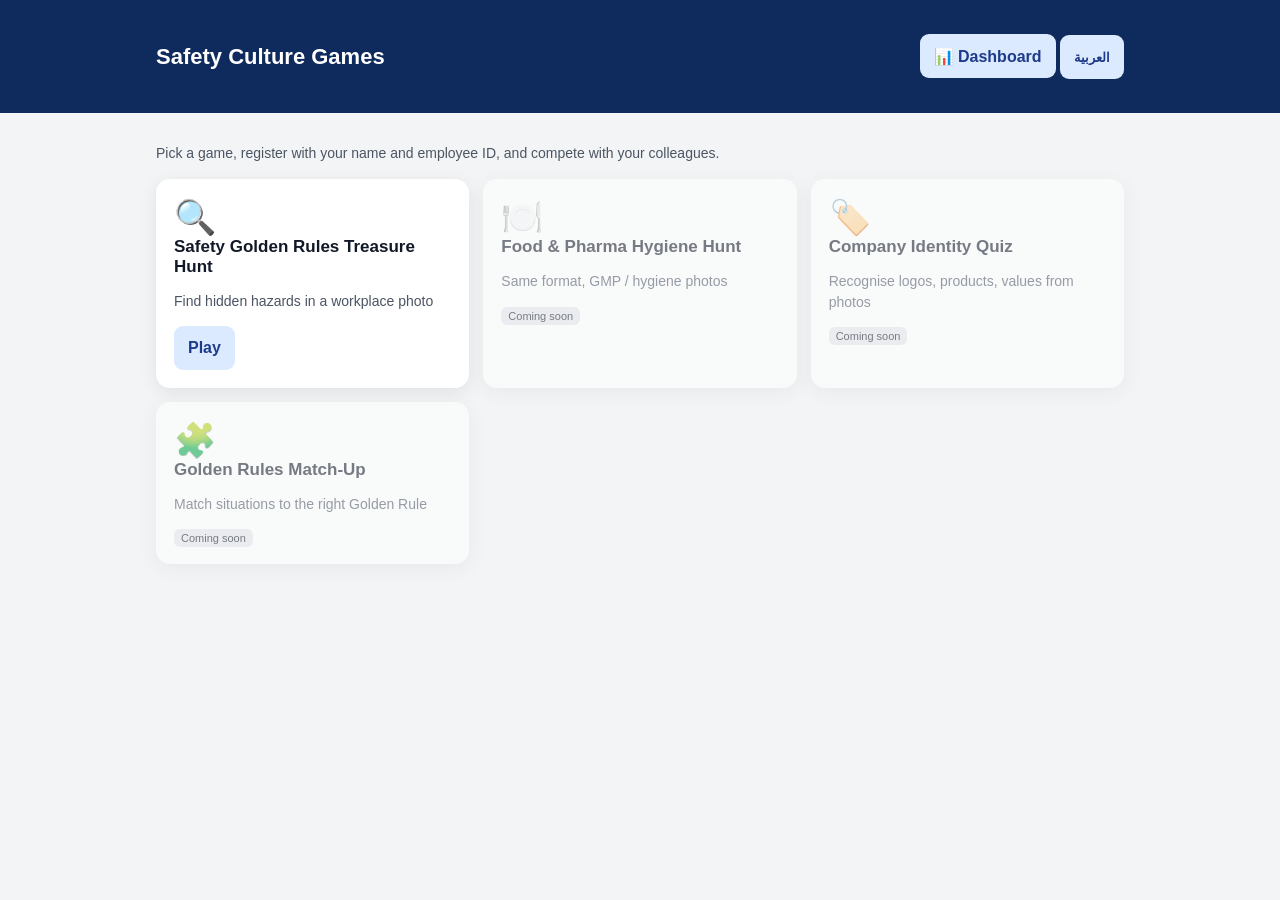
<file: index.html>
<!DOCTYPE html><html lang="en"><head><meta charset="UTF-8"><meta name="viewport" content="width=device-width,initial-scale=1"><title>Safety Culture Games</title><link rel="stylesheet" href="style.css"></head><body>
<header><div class="wrap"><h1 id="h">Safety Culture Games</h1><div><a class="btn" href="dashboard.html" id="db">📊 Dashboard</a> <button id="lg">العربية</button></div></div></header>
<div class="wrap"><p class="sub" id="intro">Pick a game, register with your name and employee ID, and compete with your colleagues.</p><div class="grid" id="g"></div></div>
<script src="config.js"></script><script src="common.js"></script><script>
let L=localStorage.getItem('lang')||'en';
function draw(){const ar=L==='ar';document.body.classList.toggle('rtl',ar);document.documentElement.lang=L;
h.textContent=ar?'ألعاب ثقافة السلامة':'Safety Culture Games';db.textContent=ar?'📊 لوحة النتائج':'📊 Dashboard';lg.textContent=ar?'English':'العربية';
intro.textContent=ar?'اختر لعبة، وسجّل باسمك ورقمك الوظيفي، وتنافس مع زملائك.':'Pick a game, register with your name and employee ID, and compete with your colleagues.';
g.innerHTML=GAMES.map(x=>`<div class="card ${x.live?'':'off'}"><div class="ic">${x.icon}</div><h2>${x[L]}</h2><p class="sub">${x[ar?'da':'de']}</p>${x.live?`<a class="btn" href="${x.file}">${ar?'العب الآن':'Play'}</a>`:`<span class="tag">${ar?'قريباً':'Coming soon'}</span>`}</div>`).join('')}
lg.onclick=()=>{L=L==='ar'?'en':'ar';localStorage.setItem('lang',L);draw()};draw();
</script></body></html>
</file>
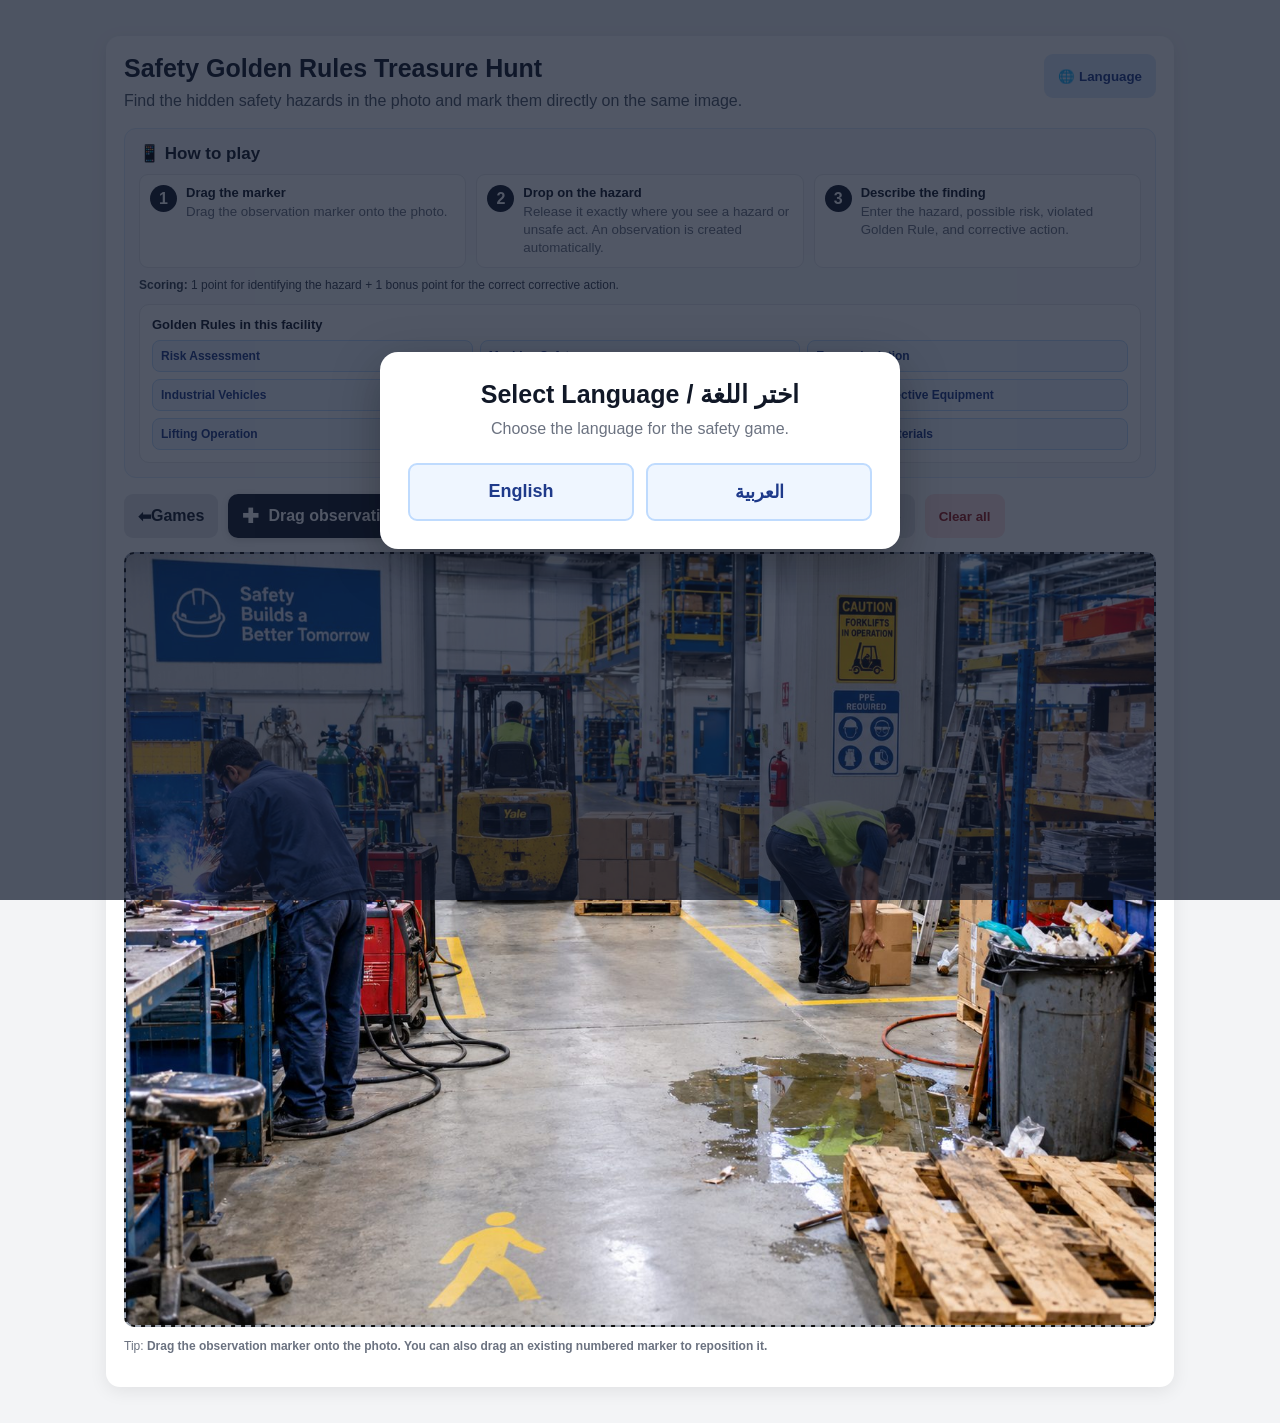
<file: hunt.html>
<!DOCTYPE html>
<html lang="en">
<head>
<meta charset="UTF-8">
<meta name="viewport" content="width=device-width, initial-scale=1.0">
<title>Safety Golden Rules Treasure Hunt</title>
<style>
  *{box-sizing:border-box}
  body{font-family:Arial,"Segoe UI",Tahoma,sans-serif;margin:0;background:#f3f4f6;color:#111827}
  body.rtl{direction:rtl}
  .wrap{max-width:1100px;margin:20px auto;padding:16px}
  .card{background:#fff;border-radius:14px;padding:18px;box-shadow:0 4px 18px rgba(0,0,0,.08)}
  .topbar{display:flex;justify-content:space-between;align-items:flex-start;gap:12px}
  h1{margin:0 0 6px;font-size:25px}.sub{color:#4b5563;margin-bottom:16px;line-height:1.45}
  body.rtl .sub,body.rtl .hint,body.rtl .scoreGuide{text-align:right}
  button{border:0;border-radius:9px;padding:10px 14px;cursor:pointer;font-weight:700;min-height:44px}
  .langBtn{background:#dbeafe;color:#1e3a8a;white-space:nowrap}
  .toolbar{display:flex;gap:10px;flex-wrap:wrap;margin-bottom:14px;align-items:center}
  .secondary{background:#e5e7eb}.danger{background:#fee2e2;color:#991b1b}
  .fileBtn{background:#e5e7eb;border-radius:9px;padding:10px 14px;cursor:pointer;font-weight:700;display:inline-flex;align-items:center;min-height:44px}
  .dropSource{display:flex;align-items:center;gap:9px;background:#111827;color:#fff;border-radius:10px;padding:10px 14px;min-height:44px;cursor:grab;font-weight:800;touch-action:none;user-select:none;box-shadow:0 2px 7px rgba(0,0,0,.16)}
  .dropSource:active{cursor:grabbing}.dragIcon{font-size:20px;line-height:1}
  .guide{background:#f8fafc;border:1px solid #dbeafe;border-radius:12px;padding:14px;margin-bottom:16px}
  .guideTitle{font-size:17px;font-weight:800;margin-bottom:10px}
  .steps{display:grid;grid-template-columns:repeat(3,1fr);gap:10px}
  .step{display:flex;gap:9px;align-items:flex-start;background:#fff;border-radius:9px;padding:10px;border:1px solid #e5e7eb}
  .step>span{display:flex;flex:none;width:27px;height:27px;border-radius:50%;align-items:center;justify-content:center;background:#111827;color:#fff;font-weight:800}
  .step b{display:block;font-size:13px}.step small{display:block;color:#6b7280;margin-top:3px;line-height:1.35}
  .scoreGuide{margin-top:10px;font-size:12px;color:#374151}
  .rulesRef{margin-top:12px;padding:12px;background:#fff;border:1px solid #e5e7eb;border-radius:10px}
  .rulesRefTitle{font-weight:800;font-size:13px;margin-bottom:8px}.rulesGrid{display:grid;grid-template-columns:repeat(3,1fr);gap:7px}
  .ruleChip{background:#eff6ff;border:1px solid #bfdbfe;border-radius:8px;padding:8px;font-size:12px;font-weight:700;color:#1e3a8a}
  .canvasWrap{position:relative;display:inline-block;max-width:100%;overflow:hidden;border-radius:10px;border:2px dashed #9ca3af;background:#111;transition:.15s}
  .canvasWrap.dropReady{border-color:#2563eb;box-shadow:0 0 0 4px rgba(37,99,235,.14)}
  #photo{display:block;max-width:100%;height:auto}
  .marker{position:absolute;width:30px;height:30px;border-radius:50%;background:#dc2626;color:#fff;border:2px solid #fff;display:flex;align-items:center;justify-content:center;font-weight:800;transform:translate(-50%,-50%);box-shadow:0 2px 8px rgba(0,0,0,.35);cursor:grab;user-select:none;touch-action:none;z-index:2}
  .marker:active{cursor:grabbing}
  .dropGhost{position:fixed;z-index:1000;pointer-events:none;width:54px;height:54px;border-radius:50%;background:rgba(220,38,38,.9);border:3px solid #fff;box-shadow:0 4px 16px rgba(0,0,0,.3);display:flex;align-items:center;justify-content:center;color:#fff;font-size:22px;font-weight:900;transform:translate(-50%,-50%)}
  .dropMessage{position:absolute;left:50%;top:50%;transform:translate(-50%,-50%);background:rgba(17,24,39,.82);color:#fff;padding:10px 14px;border-radius:10px;font-weight:800;pointer-events:none;display:none;z-index:3;white-space:nowrap}
  .canvasWrap.dropReady .dropMessage{display:block}
  .panel{margin-top:16px;display:grid;gap:12px}.row{border:1px solid #e5e7eb;border-radius:10px;padding:12px;background:#fff}
  .rowHeader{display:flex;align-items:center;justify-content:space-between;gap:8px;margin-bottom:8px}.row h3{margin:0;font-size:15px}
  .removeObs{min-height:36px;padding:7px 10px;background:#fee2e2;color:#991b1b}
  .grid{display:grid;grid-template-columns:1fr 1fr;gap:8px}
  label{font-size:12px;font-weight:700;color:#374151;display:block;margin-bottom:4px}
  input,textarea,select{width:100%;border:1px solid #d1d5db;border-radius:7px;padding:8px;font:inherit;background:#fff}
  textarea{min-height:60px;resize:vertical}
  .hint{font-size:12px;color:#6b7280;margin-top:8px}
  .modal{position:fixed;inset:0;background:rgba(15,23,42,.72);display:flex;align-items:center;justify-content:center;padding:20px;z-index:2000}
  .modalCard{background:#fff;border-radius:18px;max-width:520px;width:100%;padding:28px;text-align:center;box-shadow:0 15px 50px rgba(0,0,0,.3)}
  .modalCard h2{margin:0 0 8px;font-size:25px}.modalCard p{color:#6b7280;margin:0 0 22px;line-height:1.5}
  .langChoices{display:grid;grid-template-columns:1fr 1fr;gap:12px}.langChoice{font-size:18px;padding:16px;background:#eff6ff;color:#1e3a8a;border:2px solid #bfdbfe}.langChoice:hover{background:#dbeafe}
  .hidden{display:none!important}
  body.rtl .topbar{flex-direction:row-reverse}.rtl .rowHeader{flex-direction:row-reverse}.rtl .grid{direction:rtl}.rtl input,.rtl textarea,.rtl select{text-align:right}
  .draggingSource{opacity:.65;transform:scale(1.03)}
  @media(max-width:700px){.grid{grid-template-columns:1fr}.steps{grid-template-columns:1fr}.rulesGrid{grid-template-columns:1fr 1fr}.guide{position:sticky;top:0;z-index:5}.canvasWrap{width:100%}.canvasWrap img{width:100%}.langChoices{grid-template-columns:1fr}.topbar{align-items:center}}
  @media(max-width:430px){.rulesGrid{grid-template-columns:1fr}.toolbar{display:grid;grid-template-columns:1fr}.toolbar>*{width:100%;justify-content:center}}
</style>
<script src="config.js"></script><script src="challenges.js"></script><script src="common.js"></script>
</head>
<body>
<div class="modal" id="languageModal" role="dialog" aria-modal="true" aria-labelledby="languageTitle">
  <div class="modalCard">
    <h2 id="languageTitle">Select Language / اختر اللغة</h2>
    <p>Choose the language for the safety game.</p>
    <div class="langChoices">
      <button class="langChoice" id="englishBtn">English</button>
      <button class="langChoice" id="arabicBtn">العربية</button>
    </div>
  </div>
</div>

<div class="modal hidden" id="regModal"><div class="modalCard" style="text-align:start"><h2 data-i18n="reg">Register</h2>
<label data-i18n="nm">Name</label><input id="rName"><br><br><label data-i18n="eid">Employee ID</label><input id="rEid"><br><br>
<label data-i18n="dp">Department</label><select id="rDept"></select><br><br><button id="rGo" style="background:#2563eb;color:#fff;width:100%" data-i18n="start">Start</button></div></div>
<div class="modal hidden" id="resModal"><div class="modalCard" style="text-align:start;max-height:90vh;overflow:auto"><h2 id="resTitle"></h2><div id="resBody"></div><p id="resSave" class="hint"></p><a class="btn" href="dashboard.html" data-i18n="board">Leaderboard</a> <a class="btn" href="index.html" data-i18n="back">Games</a></div></div>
<div class="wrap">
  <div class="card">
    <div class="topbar">
      <div>
        <h1 data-i18n="title">Safety Golden Rules Treasure Hunt</h1>
        <div class="sub" data-i18n="subtitle">Find the hidden safety hazards in the photo and mark them directly on the same image.</div>
      </div>
      <button class="langBtn" id="changeLanguage">🌐 <span data-i18n="language">Language</span></button>
    </div>

    <div class="guide">
      <div class="guideTitle" data-i18n="howTo">📱 How to play</div>
      <div class="steps">
        <div class="step"><span>1</span><div><b data-i18n="step1Title">Drag the marker</b><small data-i18n="step1Text">Drag the observation marker onto the photo.</small></div></div>
        <div class="step"><span>2</span><div><b data-i18n="step2Title">Drop on the hazard</b><small data-i18n="step2Text">Release it exactly where you see a hazard or unsafe act. An observation is created automatically.</small></div></div>
        <div class="step"><span>3</span><div><b data-i18n="step3Title">Describe the finding</b><small data-i18n="step3Text">Enter the hazard, possible risk, violated Golden Rule, and corrective action.</small></div></div>
      </div>
      <div class="scoreGuide"><b data-i18n="scoringLabel">Scoring:</b> <span data-i18n="scoring">1 point for identifying the hazard + 1 bonus point for the correct corrective action.</span></div>
      <div class="rulesRef">
        <div class="rulesRefTitle" data-i18n="rulesReference">Golden Rules in this facility</div>
        <div class="rulesGrid" id="rulesGrid"></div>
      </div>
    </div>

    <div class="toolbar">
      <a class="fileBtn" href="index.html" style="text-decoration:none;color:inherit">⬅ <span data-i18n="back">Games</span></a>
      <div class="dropSource" id="dragSource" tabindex="0" role="button" aria-label="Drag observation marker">
        <span class="dragIcon">✚</span><span data-i18n="dragMarker">Drag observation marker</span>
      </div>
      <button id="guideBtn" data-i18n="howShort">How to play</button>
      <button id="submitBtn" style="background:#16a34a;color:#fff" data-i18n="submit">Submit</button>
      <button class="secondary" id="export" data-i18n="export">Export annotated image</button>
      <button class="danger" id="clear" data-i18n="clear">Clear all</button>
    </div>

    <div class="canvasWrap" id="canvasWrap">
      <img id="photo" alt="Safety Golden Rules Treasure Hunt challenge photo" src="challenge1.jpg">
      <div class="dropMessage" id="dropMessage" data-i18n="dropHere">Drop marker here</div>
    </div>

    <div class="hint"><span data-i18n="tipLabel">Tip:</span> <b data-i18n="tip">Drag the observation marker onto the photo. You can also drag an existing numbered marker to reposition it.</b></div>
    <div class="panel" id="panel"></div>
  </div>
</div>

<script>
const file = document.getElementById('file');
const photo = document.getElementById('photo');
const wrap = document.getElementById('canvasWrap');
const panel = document.getElementById('panel');
const markers = [];
const dragSource = document.getElementById('dragSource');
const dropMessage = document.getElementById('dropMessage');
const languageModal = document.getElementById('languageModal');
let currentLang = 'en';
let pointerDrag = null;

const rules = [
  {en:'Risk Assessment', ar:'تقييم المخاطر'},
  {en:'Machine Safety', ar:'سلامة الآلات'},
  {en:'Energy Isolation', ar:'عزل الطاقة'},
  {en:'Industrial Vehicles', ar:'المركبات الصناعية'},
  {en:'Ergonomics', ar:'الهندسة البشرية'},
  {en:'Personal Protective Equipment', ar:'معدات الوقاية الشخصية'},
  {en:'Lifting Operation', ar:'عمليات الرفع'},
  {en:'Competency', ar:'الكفاءة'},
  {en:'Hazardous Materials', ar:'المواد الخطرة'}
];

const t = {
  en:{
    title:'Safety Golden Rules Treasure Hunt', subtitle:'Find the hidden safety hazards in the photo and mark them directly on the same image.', language:'Language', howTo:'📱 How to play',
    step1Title:'Drag the marker', step1Text:'Drag the observation marker onto the photo.',
    step2Title:'Drop on the hazard', step2Text:'Release it exactly where you see a hazard or unsafe act. An observation is created automatically.',
    step3Title:'Describe the finding', step3Text:'Enter the hazard, possible risk, violated Golden Rule, and corrective action.',
    scoringLabel:'Scoring:', scoring:'1 point for identifying the hazard + 1 bonus point for the correct corrective action.', rulesReference:'Golden Rules in this facility',
    replacePhoto:'Replace photo', dragMarker:'Drag observation marker', export:'Export annotated image', clear:'Clear all', dropHere:'Drop marker here',
    tipLabel:'Tip:', tip:'Drag the observation marker onto the photo. You can also drag an existing numbered marker to reposition it.',
    observation:'Observation', hazard:'Hazard / unsafe act', risk:'Risk / possible consequence', rule:'Golden Rule violated', action:'Corrective action', selectRule:'Select rule',
    hazardPh:'e.g. missing helmet', riskPh:'e.g. head injury', actionPh:'What should be done?', remove:'Remove', confirmClear:'Clear all observations?', uploadFirst:'Please upload or use the challenge photo first.',
    dragDrop:'Drop the marker on the photo.'
  },
  ar:{
    title:'لعبة البحث عن قواعد السلامة الذهبية', subtitle:'ابحث عن مخاطر السلامة المخفية في الصورة وحددها مباشرة على الصورة نفسها.', language:'اللغة', howTo:'📱 طريقة اللعب',
    step1Title:'اسحب العلامة', step1Text:'اسحب علامة الملاحظة إلى الصورة.',
    step2Title:'أسقطها على الخطر', step2Text:'اتركها بالضبط في مكان الخطر أو التصرف غير الآمن. سيتم إنشاء الملاحظة تلقائياً.',
    step3Title:'صف الملاحظة', step3Text:'أدخل الخطر، والنتيجة المحتملة، وقاعدة السلامة الذهبية المخالفة، والإجراء التصحيحي.',
    scoringLabel:'التقييم:', scoring:'نقطة واحدة لتحديد الخطر + نقطة إضافية للإجراء التصحيحي الصحيح.', rulesReference:'قواعد السلامة الذهبية في المنشأة',
    replacePhoto:'استبدال الصورة', dragMarker:'اسحب علامة الملاحظة', export:'تصدير الصورة مع العلامات', clear:'مسح الكل', dropHere:'أسقط العلامة هنا',
    tipLabel:'نصيحة:', tip:'اسحب علامة الملاحظة إلى الصورة. ويمكنك أيضاً سحب أي علامة مرقمة موجودة لإعادة تحديد مكانها.',
    observation:'الملاحظة', hazard:'الخطر / التصرف غير الآمن', risk:'المخاطر / النتيجة المحتملة', rule:'قاعدة السلامة الذهبية المخالفة', action:'الإجراء التصحيحي', selectRule:'اختر القاعدة',
    hazardPh:'مثال: عدم ارتداء الخوذة', riskPh:'مثال: إصابة بالرأس', actionPh:'ما الذي يجب عمله؟', remove:'حذف', confirmClear:'هل تريد مسح جميع الملاحظات؟', uploadFirst:'يرجى استخدام صورة التحدي أو رفع صورة أولاً.',
    dragDrop:'أسقط العلامة على الصورة.'
  }
};

function setLanguage(lang, closeModal=true){
  currentLang=lang;
  document.documentElement.lang=lang==='ar'?'ar':'en';
  document.body.classList.toggle('rtl',lang==='ar');
  document.querySelectorAll('[data-i18n]').forEach(el=>{
    const key=el.getAttribute('data-i18n');
    if(t[lang][key]!==undefined) el.textContent=t[lang][key];
  });
  renderRules();
  document.querySelectorAll('.obs-rule').forEach(select=>{
    const val=select.value;
    select.innerHTML=ruleOptions();
    select.value=val;
  });
  if(closeModal) languageModal.classList.add('hidden');
}
function ruleOptions(){
  return `<option value="">${t[currentLang].selectRule}</option>`+rules.map((r,i)=>`<option value="${i}">${r[currentLang]}</option>`).join('');
}
function renderRules(){
  document.getElementById('rulesGrid').innerHTML=rules.map(r=>`<div class="ruleChip">${r[currentLang]}</div>`).join('');
}

function getPhotoPosition(clientX,clientY){
  const rect=photo.getBoundingClientRect();
  return {x:Math.max(0,Math.min(100,((clientX-rect.left)/rect.width)*100)), y:Math.max(0,Math.min(100,((clientY-rect.top)/rect.height)*100))};
}
function pointInsidePhoto(clientX,clientY){
  const r=photo.getBoundingClientRect();
  return clientX>=r.left && clientX<=r.right && clientY>=r.top && clientY<=r.bottom;
}

file?.addEventListener('change',e=>{
  const f=e.target.files?.[0]; if(!f) return;
  const r=new FileReader(); r.onload=()=>photo.src=r.result; r.readAsDataURL(f);
});

function createGhost(x,y){
  const g=document.createElement('div'); g.className='dropGhost'; g.textContent='+'; g.style.left=x+'px'; g.style.top=y+'px'; document.body.appendChild(g); return g;
}
function beginPointerDrag(e){
  if(e.button!==undefined && e.button!==0) return;
  pointerDrag={id:e.pointerId,source:dragSource,ghost:createGhost(e.clientX,e.clientY)};
  dragSource.classList.add('draggingSource'); wrap.classList.add('dropReady');
  dragSource.setPointerCapture?.(e.pointerId); e.preventDefault();
}
function movePointerDrag(e){
  if(!pointerDrag || e.pointerId!==pointerDrag.id) return;
  pointerDrag.ghost.style.left=e.clientX+'px'; pointerDrag.ghost.style.top=e.clientY+'px';
}
function endPointerDrag(e){
  if(!pointerDrag || e.pointerId!==pointerDrag.id) return;
  const pos=pointInsidePhoto(e.clientX,e.clientY)?getPhotoPosition(e.clientX,e.clientY):null;
  pointerDrag.ghost.remove(); pointerDrag=null; dragSource.classList.remove('draggingSource'); wrap.classList.remove('dropReady');
  if(pos) addObservation(pos); else alert(t[currentLang].dragDrop);
}
dragSource.addEventListener('pointerdown',beginPointerDrag);
dragSource.addEventListener('pointermove',movePointerDrag);
dragSource.addEventListener('pointerup',endPointerDrag);
dragSource.addEventListener('pointercancel',endPointerDrag);


function makeMarkerDraggable(m){
  m.addEventListener('pointerdown',e=>{
    if(e.button!==undefined && e.button!==0) return;
    const move=ev=>{if(ev.pointerId!==e.pointerId)return; const p=getPhotoPosition(ev.clientX,ev.clientY); if(pointInsidePhoto(ev.clientX,ev.clientY)){m.style.left=p.x+'%';m.style.top=p.y+'%';}};
    const up=ev=>{if(ev.pointerId!==e.pointerId)return; window.removeEventListener('pointermove',move);window.removeEventListener('pointerup',up);};
    window.addEventListener('pointermove',move);window.addEventListener('pointerup',up); e.preventDefault();
  });
}

function addObservation(pos){
  const n=markers.length+1;
  const m=document.createElement('div'); m.className='marker'; m.textContent=n; m.title=t[currentLang].tip; m.style.left=pos.x+'%'; m.style.top=pos.y+'%';
  wrap.appendChild(m); makeMarkerDraggable(m);
  const row=document.createElement('div'); row.className='row';
  row.innerHTML=`<div class="rowHeader"><h3>${t[currentLang].observation} ${n}</h3><button type="button" class="removeObs">${t[currentLang].remove}</button></div>
    <div class="grid">
      <div><label>${t[currentLang].hazard}</label><input data-key="hazard" placeholder="${t[currentLang].hazardPh}"></div>
      <div><label>${t[currentLang].risk}</label><input data-key="risk" placeholder="${t[currentLang].riskPh}"></div>
      <div><label>${t[currentLang].rule}</label><select class="obs-rule" data-key="rule">${ruleOptions()}</select></div>
      <div><label>${t[currentLang].action}</label><input data-key="action" placeholder="${t[currentLang].actionPh}"></div>
    </div>`;
  panel.appendChild(row);
  const item={el:m,row}; markers.push(item);
  row.querySelector('.removeObs').onclick=()=>removeObservation(item);
  window.scrollTo({top:Math.max(0,row.getBoundingClientRect().top+window.scrollY-120),behavior:'smooth'});
}
function removeObservation(item){
  const idx=markers.indexOf(item); if(idx<0)return;
  item.el.remove(); item.row.remove(); markers.splice(idx,1);
  markers.forEach((x,i)=>{x.el.textContent=i+1; x.row.querySelector('h3').textContent=t[currentLang].observation+' '+(i+1);});
}

document.getElementById('clear').onclick=()=>{if(!markers.length)return;if(!confirm(t[currentLang].confirmClear))return;markers.splice(0).forEach(x=>x.el.remove());panel.innerHTML='';};

document.getElementById('export').onclick=()=>{
  if(!photo.src){alert(t[currentLang].uploadFirst);return;}
  const scale=photo.naturalWidth/photo.clientWidth || 1;
  const c=document.createElement('canvas'); c.width=photo.naturalWidth; c.height=photo.naturalHeight;
  const ctx=c.getContext('2d'); ctx.drawImage(photo,0,0,c.width,c.height);
  markers.forEach((x,i)=>{const left=parseFloat(x.el.style.left)/100*c.width;const top=parseFloat(x.el.style.top)/100*c.height;const r=Math.max(16,Math.round(14*scale));ctx.beginPath();ctx.arc(left,top,r,0,Math.PI*2);ctx.fillStyle='#dc2626';ctx.fill();ctx.lineWidth=2*scale;ctx.strokeStyle='#fff';ctx.stroke();ctx.fillStyle='#fff';ctx.font=`800 ${Math.round(15*scale)}px Arial`;ctx.textAlign='center';ctx.textBaseline='middle';ctx.fillText(String(i+1),left,top);});
  const a=document.createElement('a'); a.download='safety-treasure-hunt-annotated.png'; a.href=c.toDataURL('image/png'); a.click();
};

document.getElementById('englishBtn').onclick=()=>setLanguage('en');
document.getElementById('arabicBtn').onclick=()=>setLanguage('ar');
document.getElementById('changeLanguage').onclick=()=>languageModal.classList.remove('hidden');


Object.assign(t.en,{howShort:'How to play',back:'Games',submit:'Submit answers',reg:'Register to play',nm:'Full name',eid:'Employee ID',dp:'Department',start:'Start',score:'Your score',found:'Found',missed:'Missed',actOk:'corrective action ✔',actNo:'corrective action ✘',board:'Leaderboard',fill:'Please fill all fields.',noMark:'Place at least one marker first.',sure:'Submit now? You cannot change answers afterwards.',ok:'Result saved ✔',offline:'Saved on this device only (server not connected).'});
Object.assign(t.ar,{howShort:'طريقة اللعب',back:'الألعاب',submit:'إرسال الإجابات',reg:'سجّل للعب',nm:'الاسم الكامل',eid:'الرقم الوظيفي',dp:'القسم',start:'ابدأ',score:'نتيجتك',found:'تم اكتشافه',missed:'لم يتم اكتشافه',actOk:'الإجراء التصحيحي ✔',actNo:'الإجراء التصحيحي ✘',board:'لوحة المتصدرين',fill:'يرجى ملء جميع الحقول.',noMark:'ضع علامة واحدة على الأقل أولاً.',sure:'هل تريد الإرسال الآن؟ لا يمكن تعديل الإجابات بعد ذلك.',ok:'تم حفظ النتيجة ✔',offline:'تم الحفظ على هذا الجهاز فقط (الخادم غير متصل).'});
let player=null,t0=Date.now(),done=false;
const regModal=document.getElementById('regModal'),rDept=document.getElementById('rDept');
function fillDepts(){const v=rDept.value;rDept.innerHTML=(typeof DEPTS!=='undefined'?DEPTS:[['Other','أخرى']]).map((d,i)=>`<option value="${d[0]}">${d[currentLang==='ar'?1:0]}</option>`).join('');if(v)rDept.value=v}
['englishBtn','arabicBtn'].forEach(id=>document.getElementById(id).addEventListener('click',()=>{fillDepts();if(!player)regModal.classList.remove('hidden')}));
document.getElementById('rGo').onclick=()=>{const n=rName.value.trim(),e=rEid.value.trim();if(!n||!e){alert(t[currentLang].fill);return}player={name:n,eid:e,dept:rDept.value};regModal.classList.add('hidden');t0=Date.now();const g=document.querySelector('.guide');g.style.display='none';const tb=document.querySelector('.toolbar');tb.scrollIntoView&&tb.scrollIntoView({behavior:'smooth',block:'start'})}
document.getElementById('guideBtn').onclick=()=>{const g=document.querySelector('.guide');g.style.display=g.style.display==='none'?'':'none';if(g.style.display==='')g.scrollIntoView&&g.scrollIntoView({behavior:'smooth'})};;
function scoreHunt(){const W=photo.clientWidth,H=photo.clientHeight,res=HUNT.hot.map(h=>({h,found:false,act:false}));
 markers.forEach(mk=>{const mx=parseFloat(mk.el.style.left)/100*W,my=parseFloat(mk.el.style.top)/100*H;let best=null,bd=1e9;
  res.forEach(r=>{if(r.found)return;const d=Math.hypot(mx-r.h.x/100*W,my-r.h.y/100*H);if(d<=r.h.r/100*W&&d<bd){bd=d;best=r}});
  if(best){best.found=true;const a=mk.row.querySelector('[data-key="action"]').value.toLowerCase();best.act=best.h.k.some(w=>a.includes(w))}});return res}
document.getElementById('submitBtn').onclick=async()=>{if(done)return;if(!player){regModal.classList.remove('hidden');return}
 if(!markers.length){alert(t[currentLang].noMark);return}if(!confirm(t[currentLang].sure))return;done=true;
 const res=scoreHunt(),L=currentLang,T=t[L],f=res.filter(r=>r.found).length,sc=f+res.filter(r=>r.act).length,mx=res.length*2;
 resTitle.textContent=T.score+': '+sc+' / '+mx;
 resBody.innerHTML='<table style="width:100%">'+res.map(r=>`<tr><td>${r.found?'✅':'❌'} ${r.h[L]}</td><td>${r.found?(r.act?T.actOk:T.actNo):T.missed}</td></tr>`).join('')+'</table>';
 resModal.classList.remove('hidden');
 const ok=await Store.save({ts:new Date().toISOString(),name:player.name,eid:player.eid,dept:player.dept,game:'hunt',score:sc,max:mx,found:f,total:res.length,lang:L,sec:Math.round((Date.now()-t0)/1000),det:res.filter(r=>r.found).map(r=>r.h.id).join('|')});
 resSave.textContent=ok?T.ok:T.offline};
if(location.search.includes('edit=1'))photo.addEventListener('click',e=>{const p=getPhotoPosition(e.clientX,e.clientY);alert('x:'+p.x.toFixed(1)+'  y:'+p.y.toFixed(1))});

// Start with the language selector visible every time the file is opened.
if(typeof Store==='undefined'||typeof HUNT==='undefined')alert('Missing files: upload common.js, challenges.js and config.js to the same folder as hunt.html');
setLanguage('en',false); languageModal.classList.remove('hidden');
</script>
</body>
</html>
</file>
<file: style.css>
*{box-sizing:border-box}body{font-family:Arial,"Segoe UI",Tahoma,sans-serif;margin:0;background:#f3f4f6;color:#111827}body.rtl{direction:rtl}
.wrap{max-width:1000px;margin:0 auto;padding:16px}header{background:#0f2a5c;color:#fff;padding:18px 16px}header .wrap{display:flex;justify-content:space-between;align-items:center;gap:10px}
h1{margin:0;font-size:22px}h2{font-size:17px;margin:0 0 10px}button,.btn{border:0;border-radius:9px;padding:10px 14px;cursor:pointer;font-weight:700;min-height:44px;background:#dbeafe;color:#1e3a8a;text-decoration:none;display:inline-flex;align-items:center}
.grid{display:grid;grid-template-columns:repeat(auto-fit,minmax(260px,1fr));gap:14px;margin-top:16px}.card{background:#fff;border-radius:14px;padding:18px;box-shadow:0 4px 18px rgba(0,0,0,.08)}
.card.off{opacity:.55}.ic{font-size:34px}.tag{font-size:11px;background:#e5e7eb;border-radius:6px;padding:3px 7px}.sub{color:#4b5563;line-height:1.45;font-size:14px}
.kpi{font-size:30px;font-weight:800;color:#0f2a5c}table{width:100%;border-collapse:collapse;font-size:14px}td,th{padding:8px;border-bottom:1px solid #e5e7eb;text-align:start}
.bar{background:#e5e7eb;border-radius:6px;height:12px;overflow:hidden}.bar i{display:block;height:100%;background:#16a34a}.bar.red i{background:#dc2626}.podium{display:grid;grid-template-columns:repeat(3,1fr);gap:10px;text-align:center}.podium div{border-radius:12px;padding:14px;background:#fef3c7}.podium b{display:block;font-size:30px}
</file>
